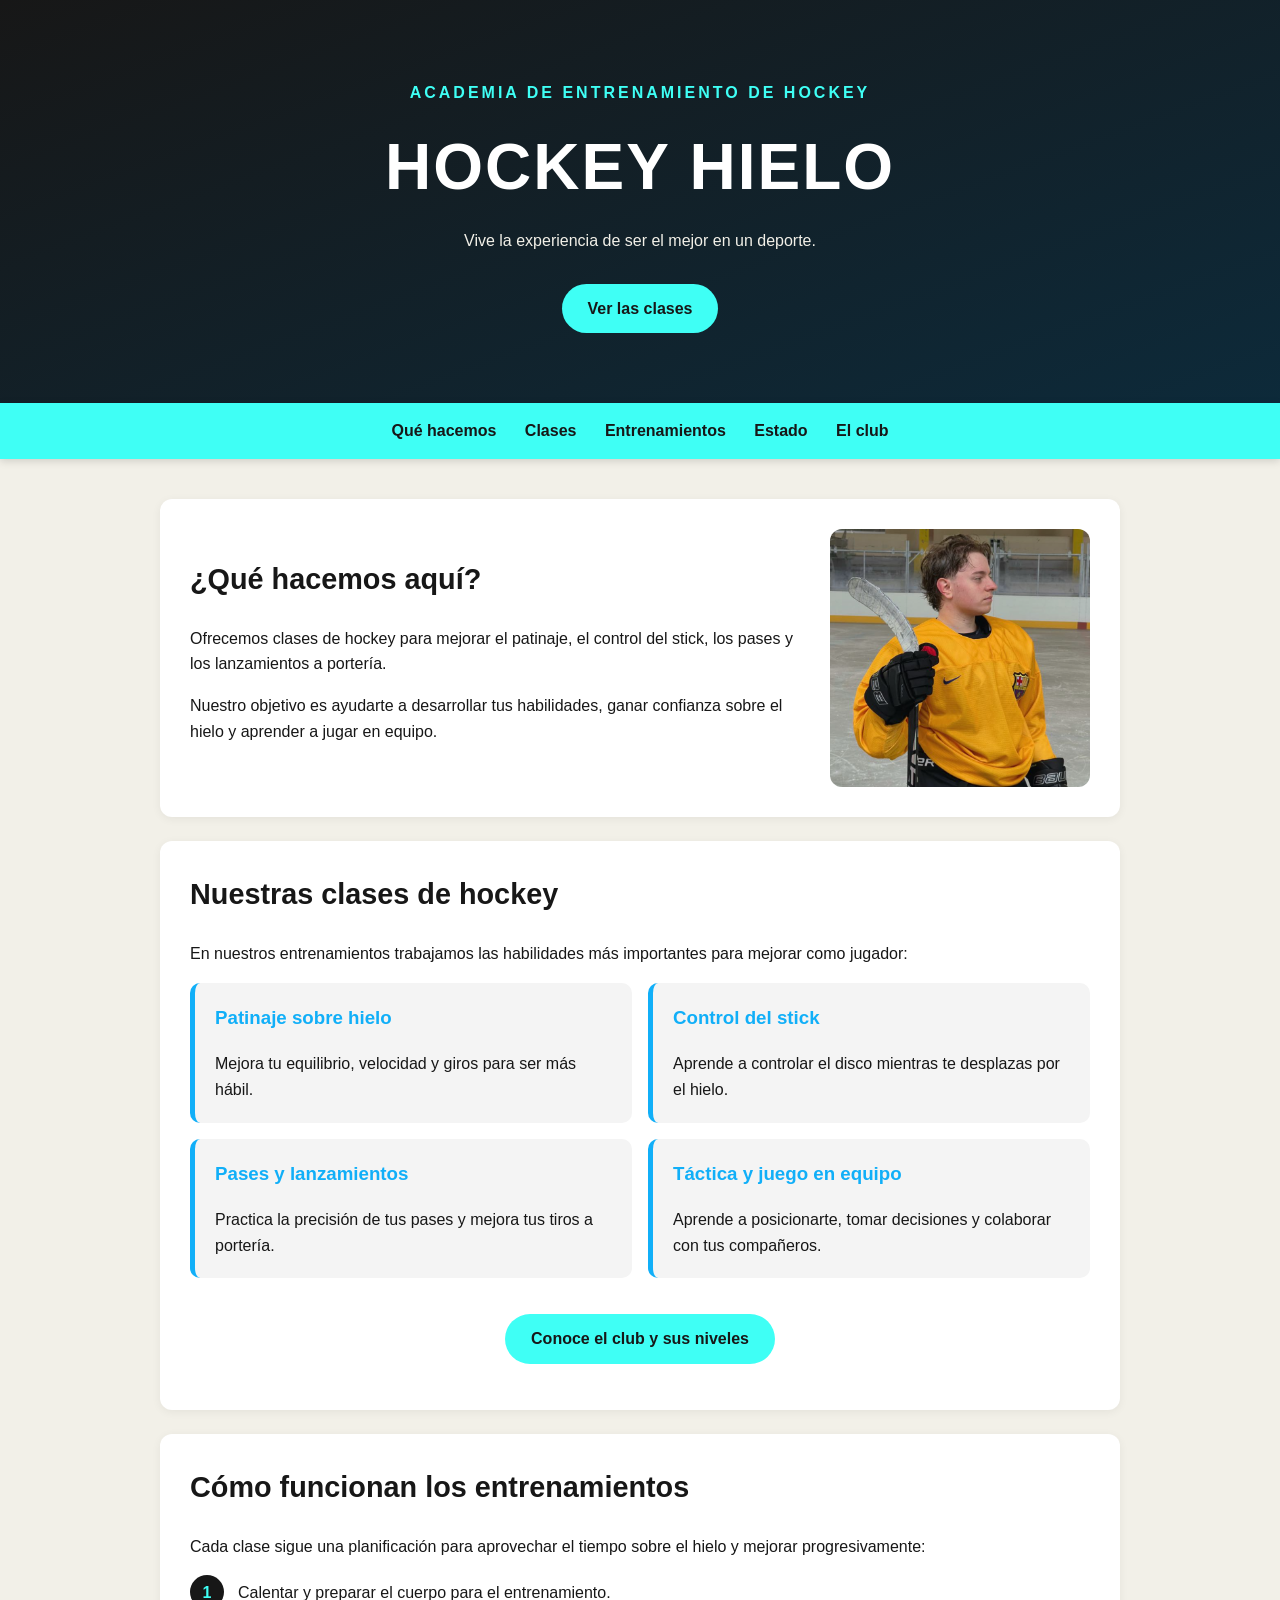
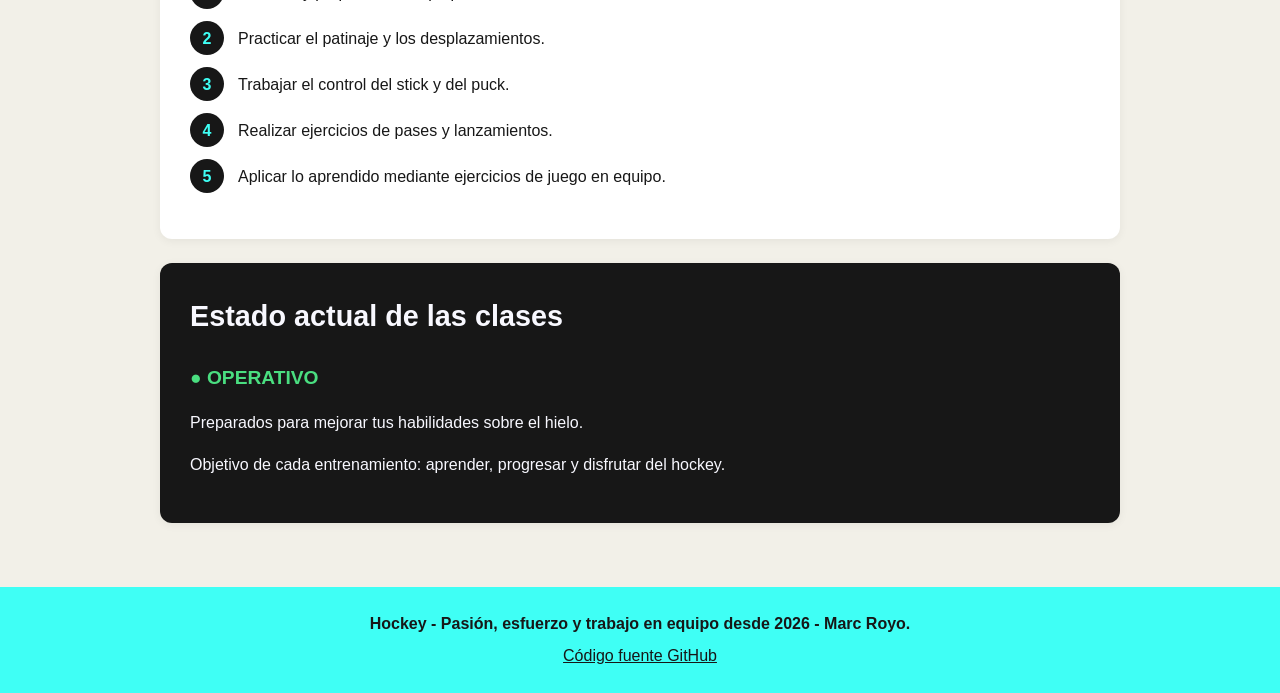
<file: index.html>
<!DOCTYPE html>
<html lang="es">

<head>
    <meta charset="UTF-8">
    <meta name="viewport" content="width=device-width, initial-scale=1.0">
    <meta name="description" content="Clases de hockey para mejorar la técnica, el patinaje y el juego en equipo">
    <meta name="keywords" content="hockey, clases, patinaje, entrenamiento, jugadores">
    <title>Clases de Hockey</title>
    <link rel="stylesheet" href="estilos.css">
    <link rel="icon" href="data:image/svg+xml,<svg xmlns='http://www.w3.org/2000/svg' viewBox='0 0 100 100'><text y='.9em' font-size='90'>🏒</text></svg>">
</head>

<body>

    <header>
        <p class="etiqueta">ACADEMIA DE ENTRENAMIENTO DE HOCKEY</p>
        <h1>HOCKEY HIELO</h1>
        <p>Vive la experiencia de ser el mejor en un deporte.</p>
        <a class="boton" href="#archivo">Ver las clases</a>
    </header>

    <nav>
        <a href="#que-hacemos">Qué hacemos</a>
        <a href="#archivo">Clases</a>
        <a href="#protocolo">Entrenamientos</a>
        <a href="#estado">Estado</a>
        <a href="paginas/expediente.html">El club</a>
    </nav>

    <main>

        <section id="que-hacemos" class="intro">
            <div>
                <h2>¿Qué hacemos aquí?</h2>

                <p>
                    Ofrecemos clases de hockey para mejorar el patinaje, el control del stick,
                    los pases y los lanzamientos a portería.
                </p>

                <p>
                    Nuestro objetivo es ayudarte a desarrollar tus habilidades, ganar confianza
                    sobre el hielo y aprender a jugar en equipo.
                </p>
            </div>
            <img src="img/hockeyy.png" alt="Jugador de hockey con el stick en la pista">
        </section>

        <section id="archivo">
            <h2>Nuestras clases de hockey</h2>

            <p>
                En nuestros entrenamientos trabajamos las habilidades más importantes
                para mejorar como jugador:
            </p>

            <div class="tarjetas">
                <article class="excusa">
                    <h3>Patinaje sobre hielo</h3>
                    <p>Mejora tu equilibrio, velocidad y giros para ser más hábil.</p>
                </article>
                <article class="excusa">
                    <h3>Control del stick</h3>
                    <p>Aprende a controlar el disco mientras te desplazas por el hielo.</p>
                </article>
                <article class="excusa">
                    <h3>Pases y lanzamientos</h3>
                    <p>Practica la precisión de tus pases y mejora tus tiros a portería.</p>
                </article>
                <article class="excusa">
                    <h3>Táctica y juego en equipo</h3>
                    <p>Aprende a posicionarte, tomar decisiones y colaborar con tus compañeros.</p>
                </article>
            </div>

            <p class="centrado">
                <a class="boton" href="paginas/expediente.html">Conoce el club y sus niveles</a>
            </p>
        </section>

        <section id="protocolo">
            <h2>Cómo funcionan los entrenamientos</h2>

            <p>
                Cada clase sigue una planificación para aprovechar el tiempo sobre el hielo
                y mejorar progresivamente:
            </p>

            <ol class="pasos">
                <li>Calentar y preparar el cuerpo para el entrenamiento.</li>
                <li>Practicar el patinaje y los desplazamientos.</li>
                <li>Trabajar el control del stick y del puck.</li>
                <li>Realizar ejercicios de pases y lanzamientos.</li>
                <li>Aplicar lo aprendido mediante ejercicios de juego en equipo.</li>
            </ol>
        </section>

        <section id="estado">
            <h2>Estado actual de las clases</h2>

            <p class="operativo">● OPERATIVO</p>
            <p>Preparados para mejorar tus habilidades sobre el hielo.</p>

            <p>
                Objetivo de cada entrenamiento: aprender, progresar y disfrutar del hockey.
            </p>
        </section>

    </main>

    <footer>
        <p>Hockey - Pasión, esfuerzo y trabajo en equipo desde 2026 - Marc Royo.</p>
        <a href="https://github.com/C0D3R1NG/RoyoMarc_Excusometro/tree/desarrollo" target="_blank">Código fuente GitHub</a>
    </footer>

</body>

</html>
</file>
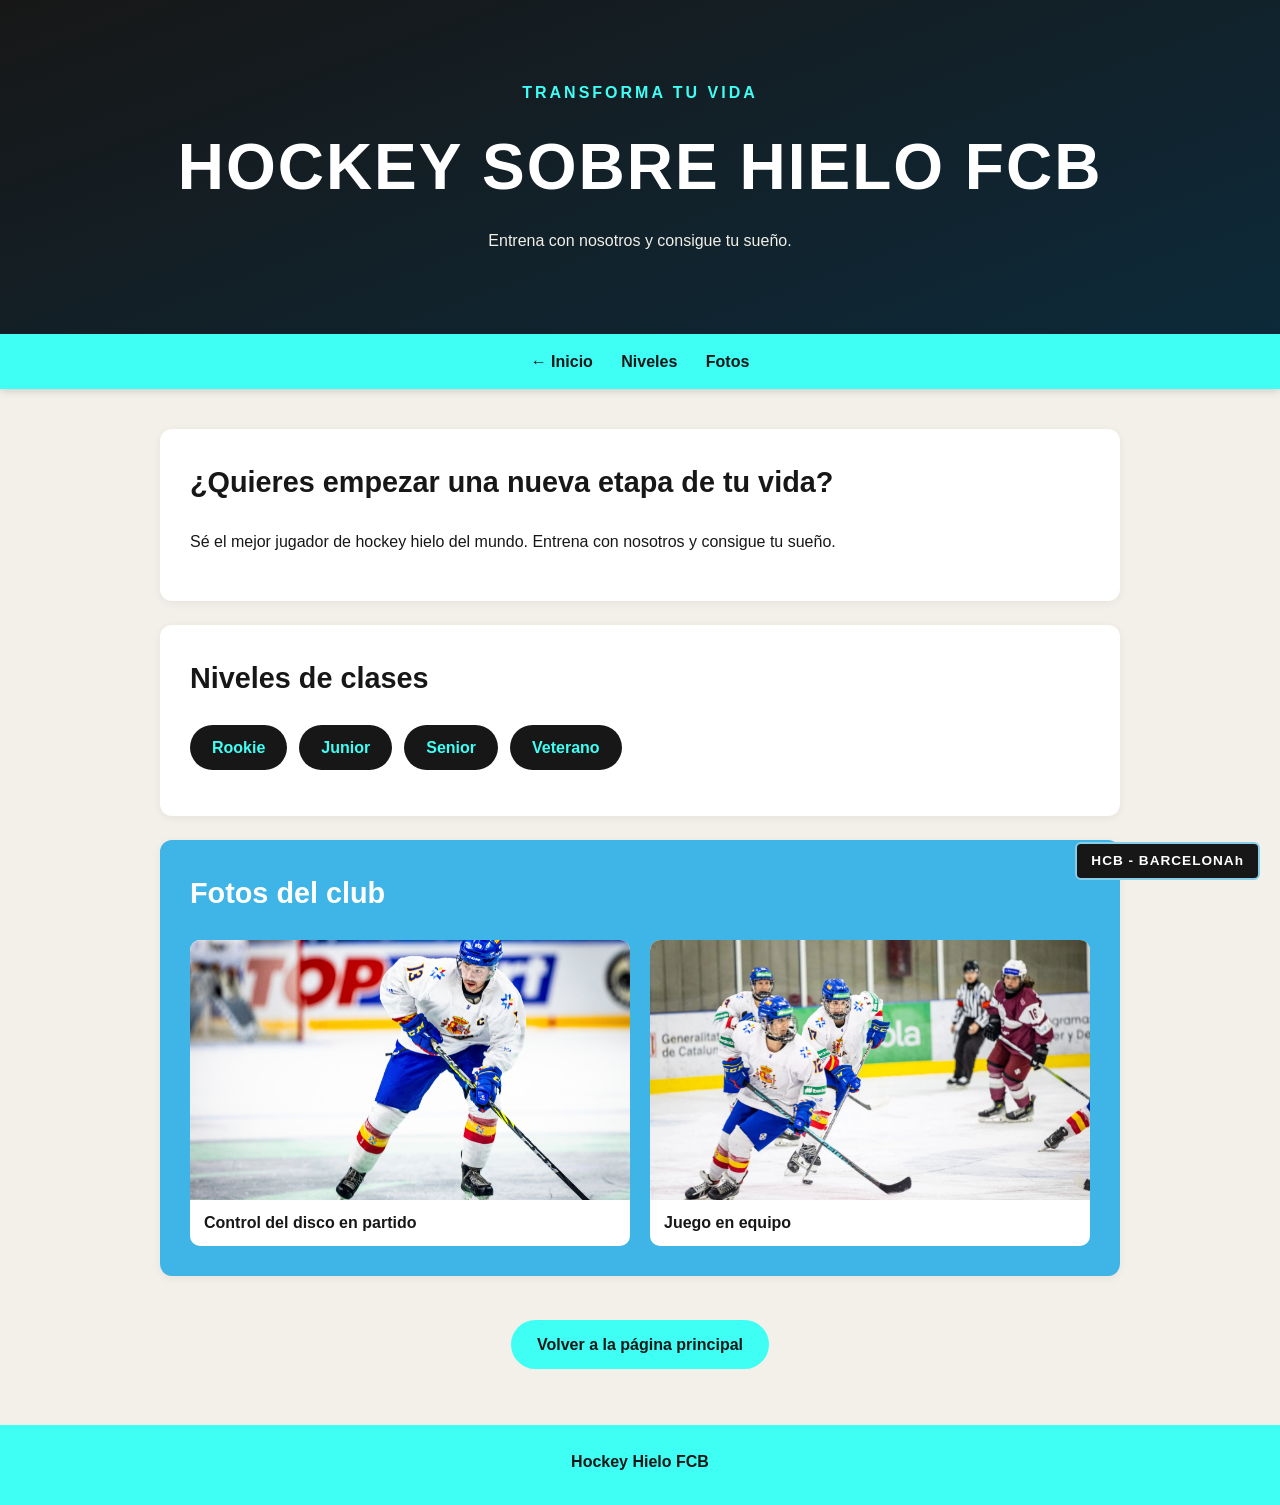
<file: paginas/expediente.html>
<!DOCTYPE html>
<html lang="es">

<head>
    <meta charset="UTF-8">
    <meta name="viewport" content="width=device-width, initial-scale=1.0">
    <meta name="description" content="Hockey sobre hielo FCB: niveles de clases y fotos del club">

    <title>Hockey Hielo FCB</title>

    <link rel="stylesheet" href="../estilos.css">
    <link rel="icon" href="data:image/svg+xml,<svg xmlns='http://www.w3.org/2000/svg' viewBox='0 0 100 100'><text y='.9em' font-size='90'>🏒</text></svg>">
</head>

<body class="expediente">

    <div class="fijo">HCB - BARCELONAh</div>

    <header>
        <p class="etiqueta">TRANSFORMA TU VIDA</p>

        <h1>HOCKEY SOBRE HIELO FCB</h1>

        <p>Entrena con nosotros y consigue tu sueño.</p>
    </header>

    <nav>
        <a href="../index.html">← Inicio</a>
        <a href="#niveles">Niveles</a>
        <a href="#fotos">Fotos</a>
    </nav>

    <main>

        <section>
            <h2>¿Quieres empezar una nueva etapa de tu vida?</h2>

            <p>
                Sé el mejor jugador de hockey hielo del mundo. Entrena con nosotros y consigue tu sueño.
            </p>
        </section>

        <section id="niveles">
            <h2>Niveles de clases</h2>

            <ul class="niveles">
                <li>Rookie</li>
                <li>Junior</li>
                <li>Senior</li>
                <li>Veterano</li>
            </ul>
        </section>

        <section id="fotos" class="HockeyHielo">
            <h2>Fotos del club</h2>

            <div class="galeria">
                <figure>
                    <img src="../img/fotohockeymariapla.jpg" alt="Jugador del club controlando el disco en la pista">
                    <figcaption>Control del disco en partido</figcaption>
                </figure>

                <figure>
                    <img src="../img/hockeyyyyy.webp" alt="Jugadores del club durante un partido">
                    <figcaption>Juego en equipo</figcaption>
                </figure>
            </div>
        </section>

        <!-- Pendiente: añadir aquí un vídeo, un audio o un mapa cuando tengas los archivos.
        <video src="" controls></video>
        <audio src="" controls></audio>
        <iframe src="" frameborder="0"></iframe>
        -->

        <p class="centrado">
            <a class="boton" href="../index.html#archivo">Volver a la página principal</a>
        </p>

    </main>

    <footer>
        <p>Hockey Hielo FCB</p>
    </footer>

</body>

</html>
</file>
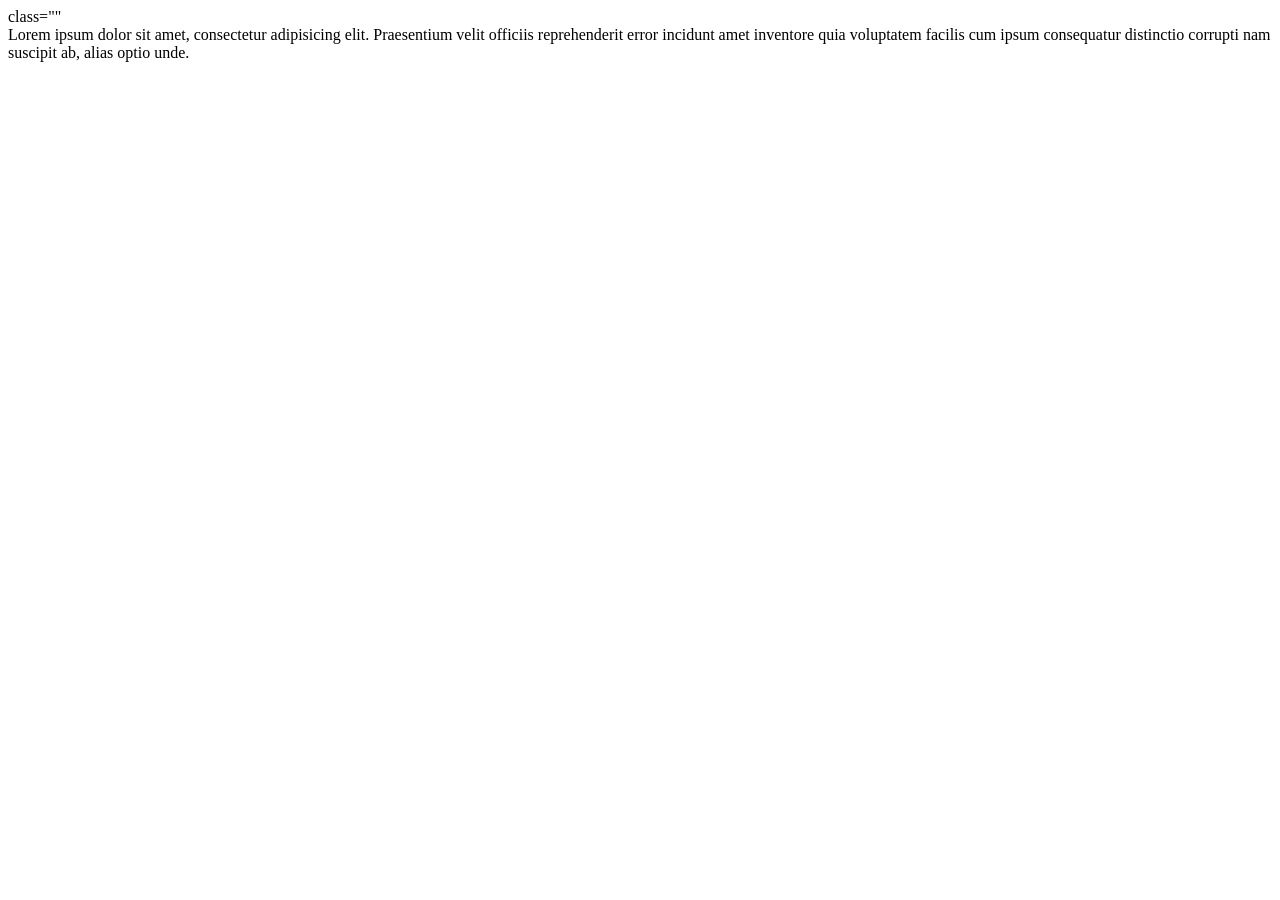
<file: paginas/PruebasPosition/indexPosition.html>
<!DOCTYPE html>
<html lang="en">
<head>
    <meta charset="UTF-8">
    <meta name="viewport" content="width=device-width, initial-scale=1.0">
    <link rel="stylesheet href="estilosPosition.css">
    <title>Position</title>
</head>
<body>
    <div class="contenedor">
        <div class="caja">
        <div class="contendor">
<header> class=""
</header>

    </div>
    <div
    <p>Lorem ipsum dolor sit amet, consectetur adipisicing elit. Praesentium velit officiis reprehenderit error incidunt amet inventore quia voluptatem facilis cum ipsum consequatur distinctio corrupti nam suscipit ab, alias optio unde.</p>
    
    
        
    </div>
</body>
</html>
</file>
<file: estilos.css>
:root {
    --oscuro: #171717;
    --claro: #f2f0e8;
    --hielo: #3ffff5;
    --azul: #11aff8;
    --blanco: #ffffff;
}

html {
    scroll-behavior: smooth;
}

body {
    font-family: Arial, Helvetica, sans-serif;
    margin: 0;
    background-color: var(--claro);
    color: var(--oscuro);
    font-size: 16px;
    line-height: 1.6;
}

img {
    max-width: 100%;
    display: block;
}


header {
    background: linear-gradient(160deg, #171717 0%, #0d2a3a 100%);
    color: var(--claro);
    text-align: center;
    padding: 70px 30px;
}

header p {
    margin: 10px 0;
}

header .etiqueta {
    color: var(--hielo);
    font-weight: 700;
    letter-spacing: 3px;
}

h1 {
    color: var(--blanco);
    font-size: clamp(2.4rem, 7vw, 4rem);
    font-weight: 700;
    margin: 10px 0;
    letter-spacing: 2px;
}


.boton {
    display: inline-block;
    background-color: var(--hielo);
    color: var(--oscuro);
    font-weight: 700;
    text-decoration: none;
    padding: 12px 26px;
    border-radius: 30px;
    margin-top: 20px;
    transition: transform 0.2s, background-color 0.2s;
}

.boton:hover {
    background-color: var(--blanco);
    transform: translateY(-2px);
}


nav {
    background-color: var(--hielo);
    text-align: center;
    padding: 15px;
    position: sticky;
    top: 0;
    z-index: 10;
    box-shadow: 0 2px 8px rgba(0, 0, 0, 0.15);
}

nav a {
    color: var(--oscuro);
    font-weight: 700;
    text-decoration: none;
    margin: 0 12px;
    display: inline-block;
}

nav a:hover {
    color: rgb(79, 32, 247);
}


main {
    max-width: 960px;
    margin: auto;
    padding: 40px 20px;
}

section {
    background-color: var(--blanco);
    margin-bottom: 24px;
    padding: 30px;
    border-radius: 12px;
    box-shadow: 0 2px 10px rgba(0, 0, 0, 0.06);
    scroll-margin-top: 70px;
}

h2 {
    color: var(--oscuro);
    font-size: 1.8rem;
    font-weight: 700;
    margin-top: 0;
}

p {
    margin-bottom: 16px;
}

li {
    margin-bottom: 8px;
}

.centrado {
    text-align: center;
}


.intro {
    display: flex;
    gap: 30px;
    align-items: center;
}

.intro img {
    width: 260px;
    border-radius: 12px;
}

.tarjetas {
    display: grid;
    grid-template-columns: repeat(2, 1fr);
    gap: 16px;
}

.excusa {
    background-color: #f4f4f4;
    padding: 20px;
    border-radius: 10px;
    border-left: 5px solid var(--azul);
    transition: transform 0.2s;
}

.excusa:hover {
    transform: translateY(-4px);
}

.excusa h3 {
    color: var(--azul);
    margin-top: 0;
}

.excusa p {
    margin-bottom: 0;
}


.pasos {
    list-style: none;
    counter-reset: paso;
    padding: 0;
}

.pasos li {
    counter-increment: paso;
    display: flex;
    align-items: center;
    gap: 14px;
    margin-bottom: 12px;
}

.pasos li::before {
    content: counter(paso);
    background-color: var(--oscuro);
    color: var(--hielo);
    font-weight: 700;
    min-width: 34px;
    height: 34px;
    border-radius: 50%;
    display: flex;
    align-items: center;
    justify-content: center;
}


#estado {
    background-color: var(--oscuro);
    color: ghostwhite;
}

#estado h2 {
    color: ghostwhite;
}

.operativo {
    color: #4ade80;
    font-weight: 700;
    font-size: 1.2rem;
    margin-bottom: 4px;
}


.niveles {
    list-style: none;
    padding: 0;
    display: flex;
    flex-wrap: wrap;
    gap: 12px;
}

.niveles li {
    background-color: var(--oscuro);
    color: var(--hielo);
    font-weight: 700;
    padding: 10px 22px;
    border-radius: 30px;
    margin: 0;
}

.HockeyHielo {
    background-color: #3fb4e6;
}

.HockeyHielo h2 {
    color: var(--blanco);
}

.galeria {
    display: grid;
    grid-template-columns: repeat(2, 1fr);
    gap: 20px;
}

.galeria figure {
    margin: 0;
    background-color: var(--blanco);
    border-radius: 10px;
    overflow: hidden;
}

.galeria img {
    width: 100%;
    height: 260px;
    object-fit: cover;
}

.galeria figcaption {
    padding: 10px 14px;
    font-weight: 700;
}


footer {
    background-color: var(--hielo);
    color: var(--oscuro);
    text-align: center;
    padding: 24px;
}

footer p {
    font-weight: 700;
    margin: 0 0 6px;
}

footer a {
    color: var(--oscuro);
}


/* Rectángulo fijo HCB - BARCELONA */
.fijo {
    position: fixed;
    bottom: 20px;
    right: 20px;
    z-index: 20;
    background-color: var(--oscuro);
    color: var(--blanco);
    border: 2px solid skyblue;
    border-radius: 6px;
    padding: 6px 14px;
    font-size: 0.85rem;
    font-weight: 700;
    letter-spacing: 1px;
}
</file>
<file: paginas/PruebasPosition/estilosPosition.css>
*{
    margin: 0;
}
.contenedor{
    width: 400px;
    height: 400px;
    background-color: aquamarine;
    position: relative;
    top: -50px;
}
.caja{
    width: 150px;
    height: 150px;
    background-color: brown;
    position: absolute;
    top: 50px;
}

.caja2{
    width: 150px;
    height: 150px;
    background-color: antiquewhite;
    position: relative;
    top: 300px;
}
.naranja{
    width: 150px;
    height: 150px;
    background-color: rgb(51, 21, 206);
    position: fixed;
    top: 0;
    right: 0;
}
</file>
